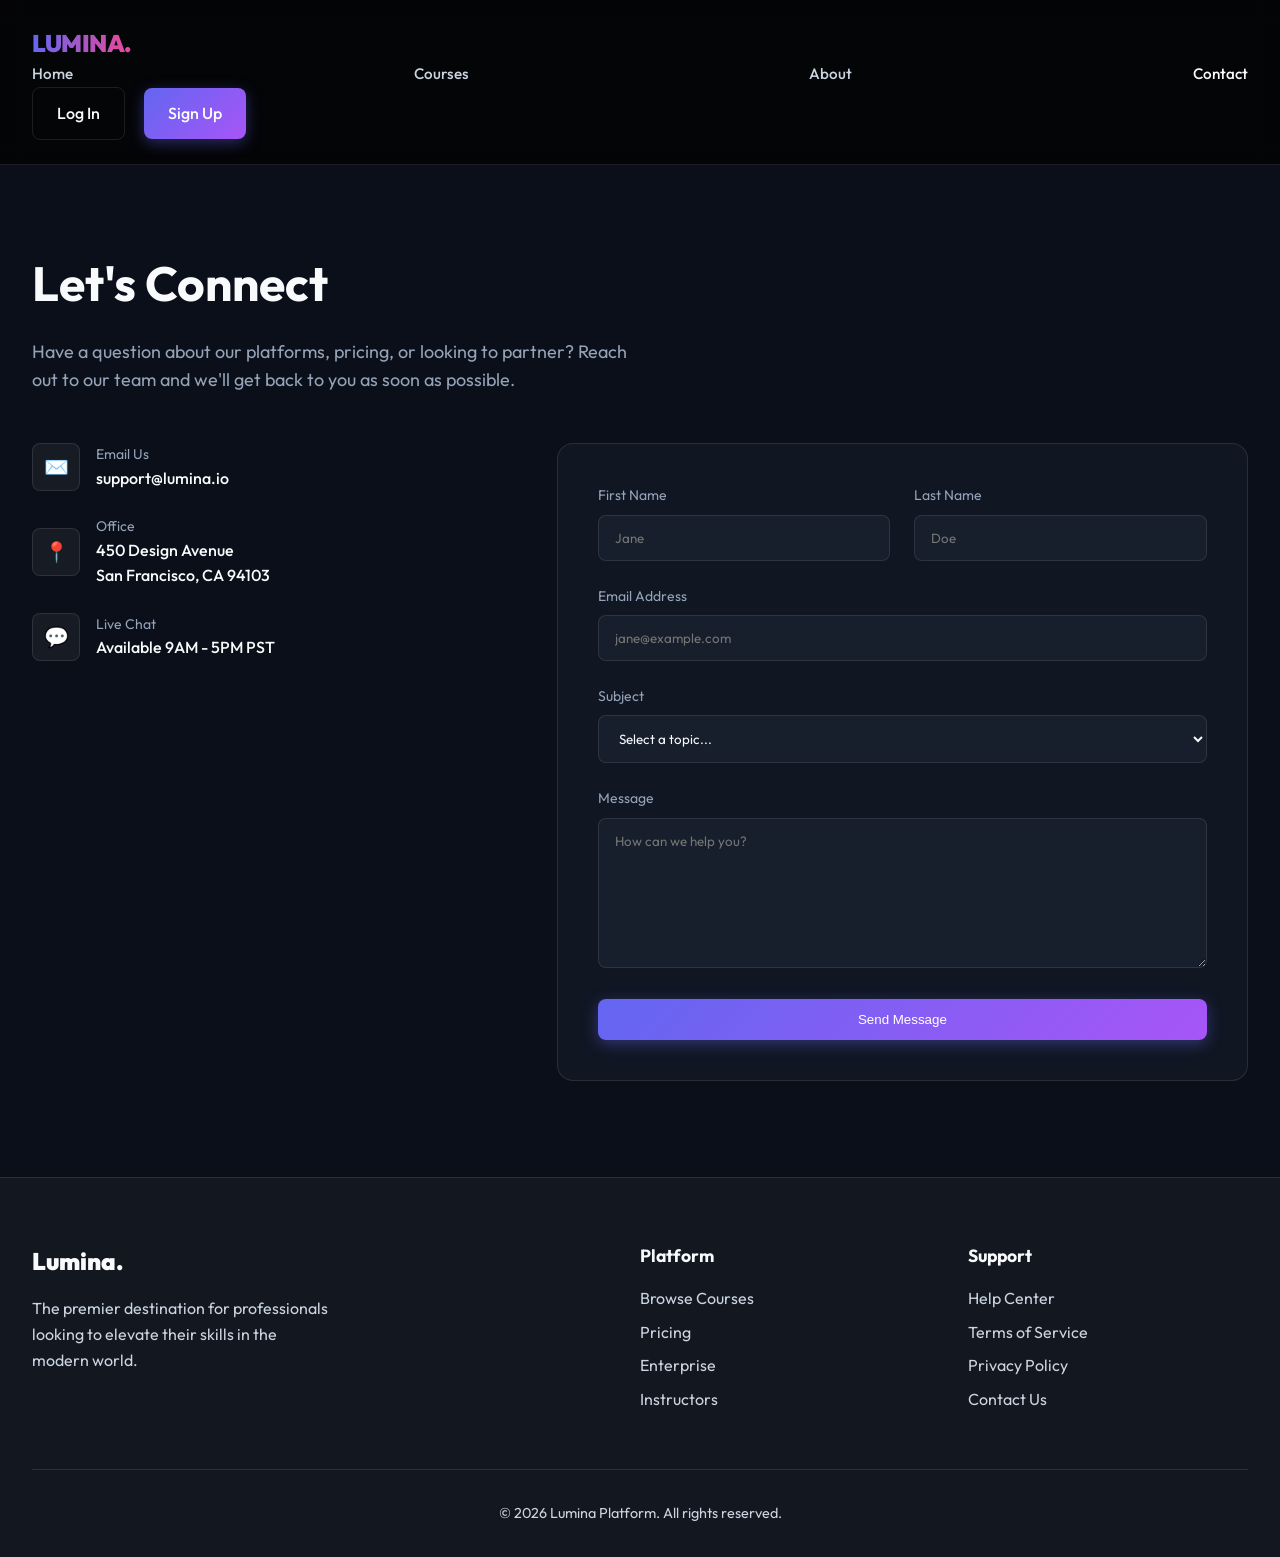
<file: contact.html>
<!DOCTYPE html>
<html lang="en">
<head>
  <meta charset="UTF-8">
  <meta name="viewport" content="width=device-width, initial-scale=1.0">
  <title>Contact Us | Lumina Platform</title>
  <meta name="description" content="Get in touch with the Lumina team.">
  <link rel="stylesheet" href="styles.css">
  <style>
    .contact-grid {
      display: grid;
      grid-template-columns: 1fr 1.5fr;
      gap: 4rem;
      margin-top: 3rem;
    }
    .contact-info h3 {
      font-size: 1.5rem;
      margin-bottom: 1rem;
      color: var(--text);
    }
    .contact-info p {
      color: var(--text-muted);
      margin-bottom: 2rem;
      line-height: 1.6;
    }
    .contact-method {
      display: flex;
      align-items: center;
      gap: 1rem;
      margin-bottom: 1.5rem;
    }
    .contact-icon {
      width: 48px;
      height: 48px;
      border-radius: var(--radius-md);
      background: rgba(255, 255, 255, 0.05);
      border: 1px solid var(--border-color);
      display: flex;
      align-items: center;
      justify-content: center;
      font-size: 1.25rem;
    }
    .form-group {
      margin-bottom: 1.5rem;
    }
    .form-label {
      display: block;
      margin-bottom: 0.5rem;
      font-size: 0.875rem;
      color: var(--text-muted);
    }
    .form-input {
      width: 100%;
      padding: 0.875rem 1rem;
      background: var(--surface-light);
      border: 1px solid var(--border-color);
      border-radius: var(--radius-md);
      color: var(--text);
      font-family: inherit;
      transition: all var(--transition);
    }
    .form-input:focus {
      outline: none;
      border-color: var(--primary);
      box-shadow: 0 0 0 3px rgba(255, 255, 255, 0.1);
    }
    textarea.form-input {
      resize: vertical;
      min-height: 150px;
    }
    
    @media (max-width: 768px) {
      .contact-grid {
        grid-template-columns: 1fr;
      }
    }
  </style>
</head>
<body>

  <!-- Navigation -->
  <header>
    <div class="container nav">
      <a href="index.html" class="logo">Lumina.</a>
      <nav class="nav-links">
        <a href="index.html">Home</a>
        <a href="courses.html">Courses</a>
        <a href="about.html">About</a>
        <a href="contact.html" class="active">Contact</a>
      </nav>
      <div>
        <a href="login.html" class="btn btn-outline" style="margin-right: 1rem;">Log In</a>
        <a href="signup.html" class="btn btn-primary">Sign Up</a>
      </div>
    </div>
  </header>

  <!-- Contact Section -->
  <main class="container animate-fade-in" style="padding-top: 5rem; padding-bottom: 6rem;">
    <h1 style="font-size: 3rem; margin-bottom: 1rem;">Let's Connect</h1>
    <p style="color: var(--text-muted); font-size: 1.125rem; max-width: 600px;">
      Have a question about our platforms, pricing, or looking to partner? Reach out to our team and we'll get back to you as soon as possible.
    </p>

    <div class="contact-grid">
      <!-- Contact Info -->
      <div class="contact-info animate-fade-in delay-1">
        
        <div class="contact-method">
          <div class="contact-icon">✉️</div>
          <div>
            <div style="font-size: 0.875rem; color: var(--text-muted);">Email Us</div>
            <div style="font-weight: 500;">support@lumina.io</div>
          </div>
        </div>

        <div class="contact-method">
          <div class="contact-icon">📍</div>
          <div>
            <div style="font-size: 0.875rem; color: var(--text-muted);">Office</div>
            <div style="font-weight: 500;">450 Design Avenue<br>San Francisco, CA 94103</div>
          </div>
        </div>

        <div class="contact-method">
          <div class="contact-icon">💬</div>
          <div>
            <div style="font-size: 0.875rem; color: var(--text-muted);">Live Chat</div>
            <div style="font-weight: 500;">Available 9AM - 5PM PST</div>
          </div>
        </div>
      </div>

      <!-- Contact Form -->
      <div class="contact-form animate-fade-in delay-2">
        <form style="background: var(--surface); padding: 2.5rem; border-radius: var(--radius-lg); border: 1px solid var(--border-color);">
          <div style="display: grid; grid-template-columns: 1fr 1fr; gap: 1.5rem;">
            <div class="form-group">
              <label class="form-label" for="firstName">First Name</label>
              <input type="text" id="firstName" class="form-input" placeholder="Jane" required>
            </div>
            <div class="form-group">
              <label class="form-label" for="lastName">Last Name</label>
              <input type="text" id="lastName" class="form-input" placeholder="Doe" required>
            </div>
          </div>
          
          <div class="form-group">
            <label class="form-label" for="email">Email Address</label>
            <input type="email" id="email" class="form-input" placeholder="jane@example.com" required>
          </div>

          <div class="form-group">
            <label class="form-label" for="subject">Subject</label>
            <select id="subject" class="form-input" required>
              <option value="" disabled selected>Select a topic...</option>
              <option value="general">General Inquiry</option>
              <option value="support">Technical Support</option>
              <option value="billing">Billing & Pricing</option>
              <option value="partnership">Partnerships</option>
            </select>
          </div>

          <div class="form-group">
            <label class="form-label" for="message">Message</label>
            <textarea id="message" class="form-input" placeholder="How can we help you?" required></textarea>
          </div>

          <button type="submit" class="btn btn-primary" style="width: 100%; justify-content: center;">Send Message</button>
        </form>
      </div>
    </div>
  </main>

  <!-- Footer -->
  <footer>
    <div class="container">
      <div class="footer-grid">
        <div>
          <a href="index.html" class="footer-logo">Lumina.</a>
          <p class="footer-desc">The premier destination for professionals looking to elevate their skills in the modern world.</p>
        </div>
        <div class="footer-links">
          <h4>Platform</h4>
          <ul>
            <li><a href="courses.html">Browse Courses</a></li>
            <li><a href="pricing.html">Pricing</a></li>
            <li><a href="#">Enterprise</a></li>
            <li><a href="#">Instructors</a></li>
          </ul>
        </div>
        <div class="footer-links">
          <h4>Support</h4>
          <ul>
            <li><a href="#">Help Center</a></li>
            <li><a href="#">Terms of Service</a></li>
            <li><a href="#">Privacy Policy</a></li>
            <li><a href="contact.html">Contact Us</a></li>
          </ul>
        </div>
      </div>
      <div class="footer-bottom">
        <p>&copy; 2026 Lumina Platform. All rights reserved.</p>
      </div>
    </div>
  </footer>

  <script src="script.js"></script>
</body>
</html>
</file>
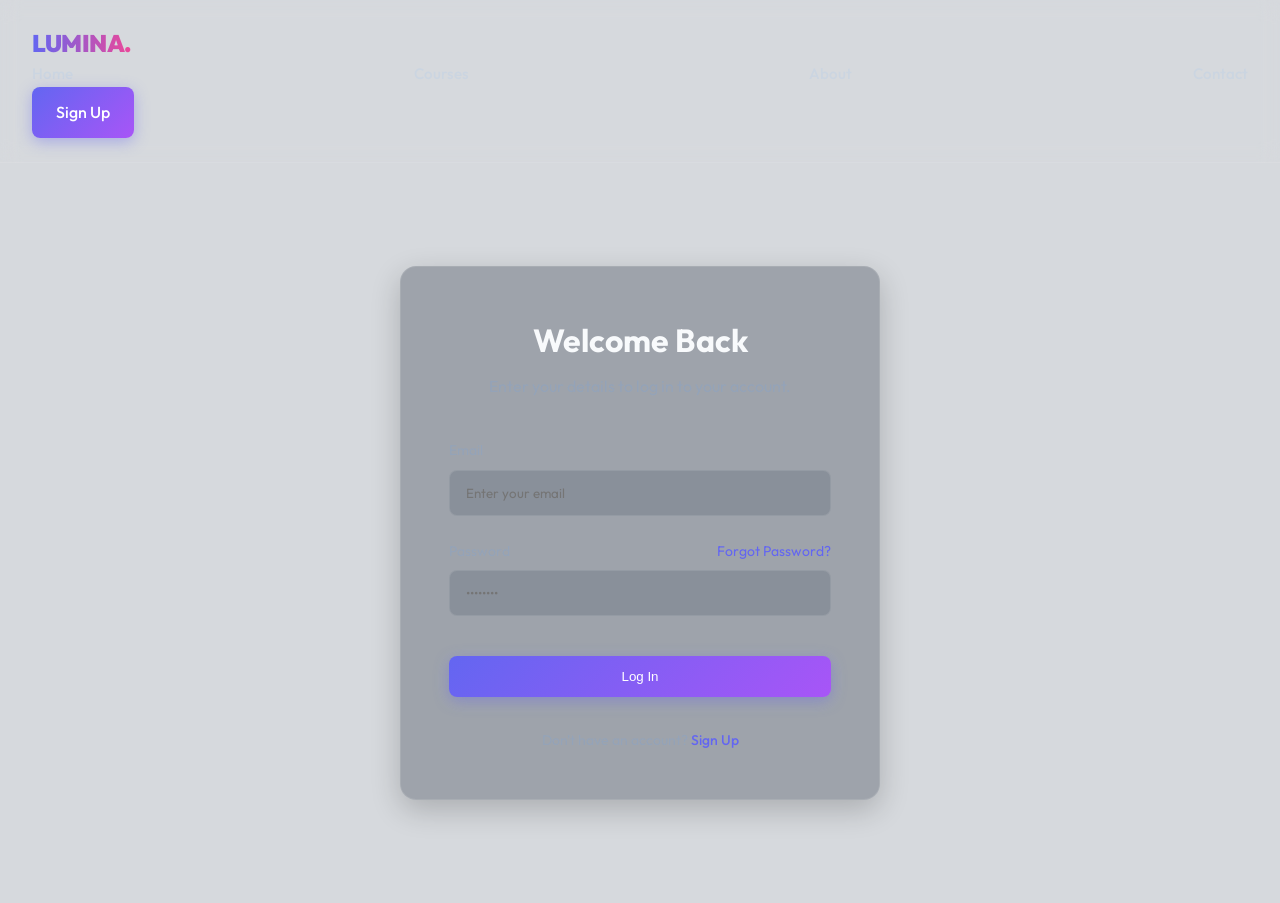
<file: login.html>
<!DOCTYPE html>
<html lang="en">
<head>
  <meta charset="UTF-8">
  <meta name="viewport" content="width=device-width, initial-scale=1.0">
  <title>Log In | Lumina Platform</title>
  <meta name="description" content="Log in to your Lumina account.">
  <link rel="stylesheet" href="styles.css">
  <style>
    body {
      background: var(--surface-light);
    }
    .auth-container {
      min-height: calc(100vh - 160px);
      display: flex;
      align-items: center;
      justify-content: center;
      padding: 4rem 1rem;
    }
    .auth-card {
      background: var(--surface);
      padding: 3rem;
      border-radius: var(--radius-lg);
      border: 1px solid var(--border-color);
      width: 100%;
      max-width: 480px;
      box-shadow: 0 10px 30px rgba(0,0,0,0.2);
    }
    .auth-card h1 {
      font-size: 2rem;
      margin-bottom: 0.5rem;
      text-align: center;
    }
    .auth-card p {
      color: var(--text-muted);
      text-align: center;
      margin-bottom: 2.5rem;
    }
    .form-group {
      margin-bottom: 1.5rem;
    }
    .form-label {
      display: block;
      margin-bottom: 0.5rem;
      font-size: 0.875rem;
      color: var(--text-muted);
    }
    .form-input {
      width: 100%;
      padding: 0.875rem 1rem;
      background: var(--surface-light);
      border: 1px solid var(--border-color);
      border-radius: var(--radius-md);
      color: var(--text);
      font-family: inherit;
      transition: all var(--transition);
    }
    .form-input:focus {
      outline: none;
      border-color: var(--primary);
      box-shadow: 0 0 0 3px rgba(255, 255, 255, 0.1);
    }
  </style>
</head>
<body>

  <!-- Navigation -->
  <header style="background: transparent;">
    <div class="container nav">
      <a href="index.html" class="logo">Lumina.</a>
      <nav class="nav-links">
        <a href="index.html">Home</a>
        <a href="courses.html">Courses</a>
        <a href="about.html">About</a>
        <a href="contact.html">Contact</a>
      </nav>
      <div>
        <a href="signup.html" class="btn btn-primary">Sign Up</a>
      </div>
    </div>
  </header>

  <main class="auth-container animate-fade-in">
    <div class="auth-card">
      <h1>Welcome Back</h1>
      <p>Enter your details to log in to your account.</p>
      
      <form>
        <div class="form-group">
          <label class="form-label" for="email">Email</label>
          <input type="email" id="email" class="form-input" placeholder="Enter your email" required>
        </div>
        <div class="form-group">
          <div style="display: flex; justify-content: space-between; align-items: center; margin-bottom: 0.5rem;">
            <label class="form-label" for="password" style="margin-bottom: 0;">Password</label>
            <a href="#" style="font-size: 0.875rem; color: var(--primary);">Forgot Password?</a>
          </div>
          <input type="password" id="password" class="form-input" placeholder="••••••••" required>
        </div>
        
        <button type="submit" class="btn btn-primary" style="width: 100%; justify-content: center; margin-top: 1rem;">Log In</button>
      </form>
      
      <div style="text-align: center; margin-top: 2rem; color: var(--text-muted); font-size: 0.875rem;">
        Don't have an account? <a href="signup.html" style="color: var(--primary); font-weight: 500;">Sign Up</a>
      </div>
    </div>
  </main>

  <script src="script.js"></script>
</body>
</html>
</file>
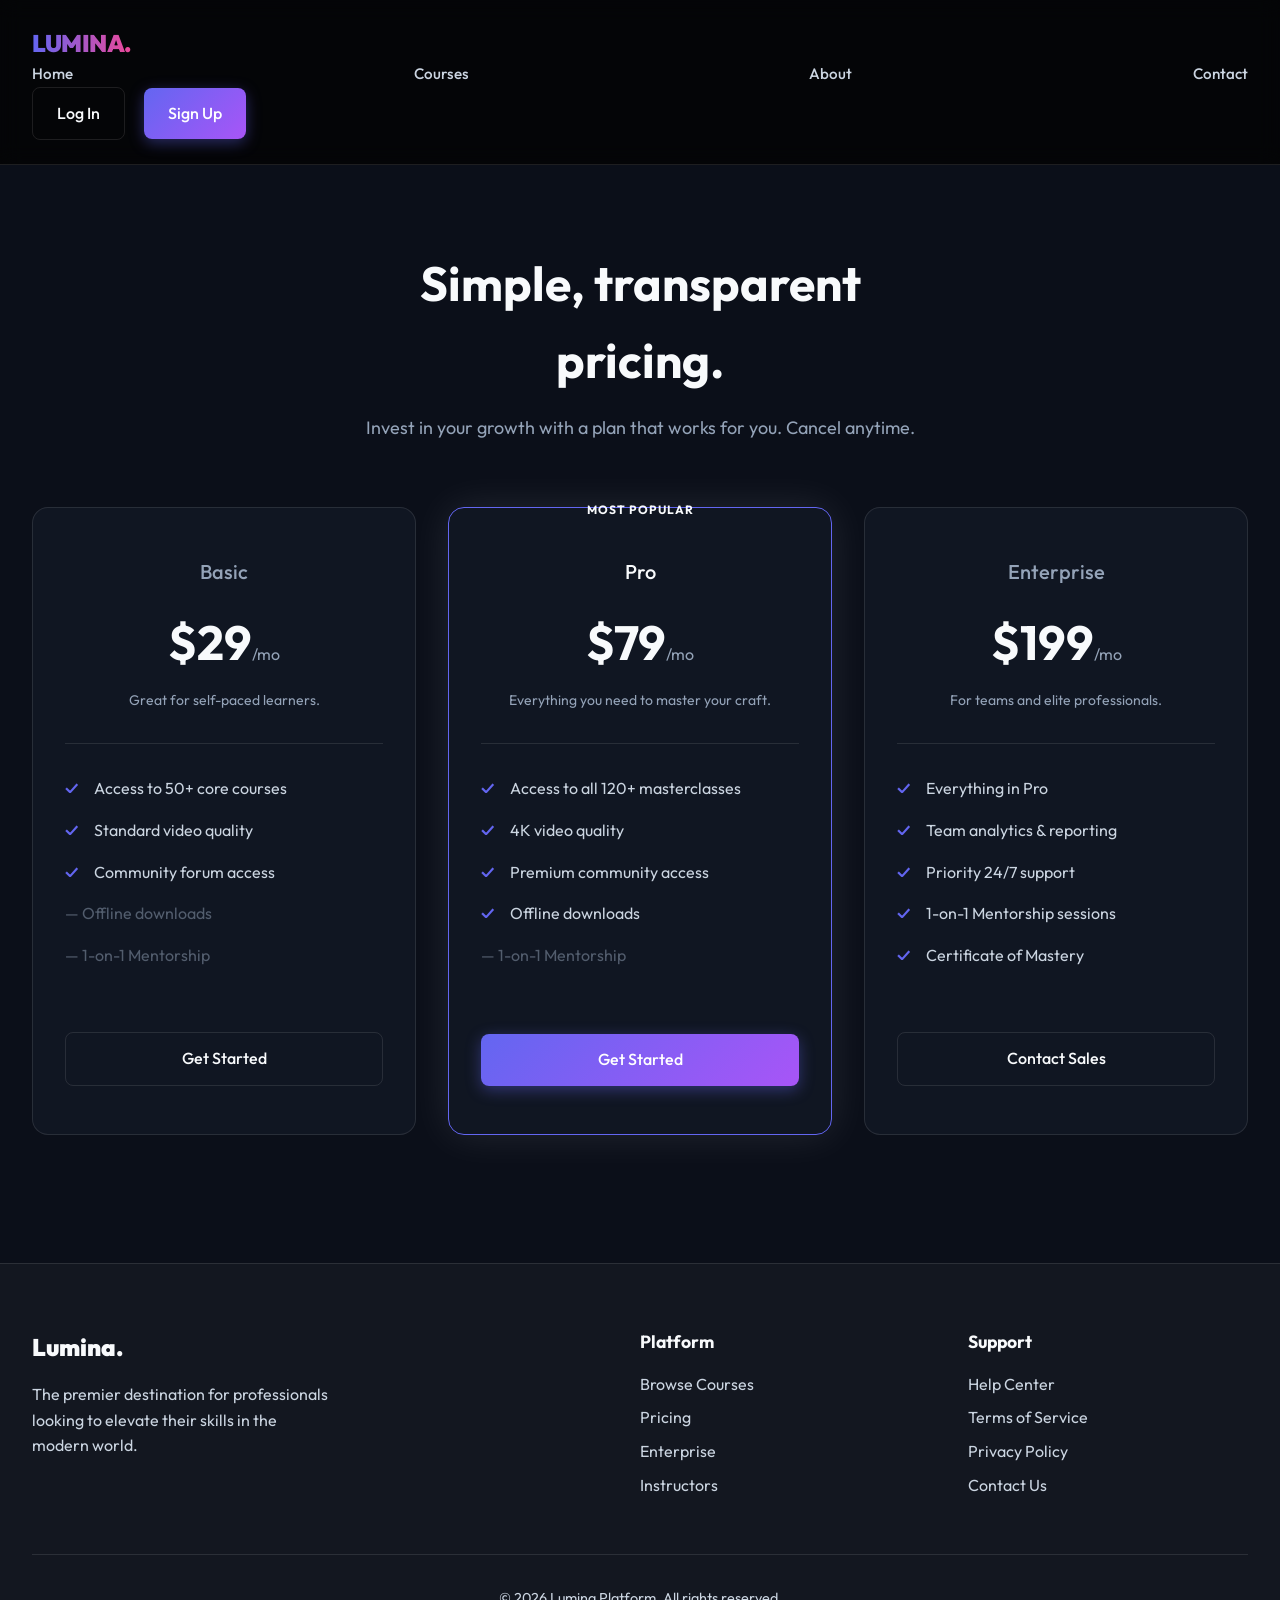
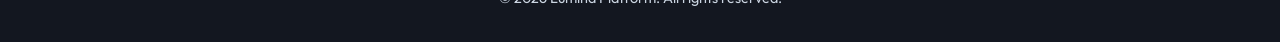
<file: pricing.html>
<!DOCTYPE html>
<html lang="en">
<head>
  <meta charset="UTF-8">
  <meta name="viewport" content="width=device-width, initial-scale=1.0">
  <title>Pricing | Lumina Platform</title>
  <meta name="description" content="Simple, transparent pricing for all professionals.">
  <link rel="stylesheet" href="styles.css">
  <style>
    .pricing-grid {
      display: grid;
      grid-template-columns: repeat(auto-fit, minmax(300px, 1fr));
      gap: 2rem;
      margin-top: 4rem;
    }
    .pricing-card {
      background: var(--surface);
      border: 1px solid var(--border-color);
      border-radius: var(--radius-lg);
      padding: 3rem 2rem;
      display: flex;
      flex-direction: column;
      transition: transform var(--transition);
      position: relative;
    }
    .pricing-card:hover {
      transform: translateY(-5px);
    }
    .pricing-card.popular {
      border-color: var(--primary);
      box-shadow: 0 0 40px rgba(255, 255, 255, 0.1);
    }
    .popular-badge {
      position: absolute;
      top: -12px;
      left: 50%;
      transform: translateX(-50%);
      background: var(--text);
      color: var(--bg);
      padding: 0.25rem 1rem;
      border-radius: 20px;
      font-size: 0.75rem;
      font-weight: 700;
      letter-spacing: 1px;
      text-transform: uppercase;
    }
    .pricing-header {
      text-align: center;
      margin-bottom: 2rem;
      padding-bottom: 2rem;
      border-bottom: 1px solid var(--border-color);
    }
    .plan-name {
      font-size: 1.25rem;
      font-weight: 500;
      color: var(--text-muted);
      margin-bottom: 1rem;
    }
    .plan-price {
      font-size: 3rem;
      font-weight: 700;
      margin-bottom: 0.5rem;
    }
    .plan-price span {
      font-size: 1rem;
      font-weight: 400;
      color: var(--text-muted);
    }
    .plan-features {
      flex: 1;
      list-style: none;
      margin-bottom: 3rem;
    }
    .plan-features li {
      display: flex;
      align-items: center;
      gap: 1rem;
      margin-bottom: 1rem;
      color: var(--text-secondary);
    }
    .feature-check {
      color: var(--primary);
      font-weight: 700;
    }
  </style>
</head>
<body>

  <!-- Navigation -->
  <header>
    <div class="container nav">
      <a href="index.html" class="logo">Lumina.</a>
      <nav class="nav-links">
        <a href="index.html">Home</a>
        <a href="courses.html">Courses</a>
        <a href="about.html">About</a>
        <a href="contact.html">Contact</a>
      </nav>
      <div>
        <a href="login.html" class="btn btn-outline" style="margin-right: 1rem;">Log In</a>
        <a href="signup.html" class="btn btn-primary">Sign Up</a>
      </div>
    </div>
  </header>

  <main class="container animate-fade-in" style="padding-top: 5rem; padding-bottom: 8rem;">
    <div style="text-align: center; max-width: 600px; margin: 0 auto;">
      <h1 style="font-size: 3rem; margin-bottom: 1rem;">Simple, transparent pricing.</h1>
      <p style="color: var(--text-muted); font-size: 1.125rem;">
        Invest in your growth with a plan that works for you. Cancel anytime.
      </p>
    </div>

    <div class="pricing-grid">
      
      <!-- Basic Plan -->
      <div class="pricing-card">
        <div class="pricing-header">
          <div class="plan-name">Basic</div>
          <div class="plan-price">$29<span>/mo</span></div>
          <p style="color: var(--text-muted); font-size: 0.875rem;">Great for self-paced learners.</p>
        </div>
        <ul class="plan-features">
          <li><span class="feature-check">✓</span> Access to 50+ core courses</li>
          <li><span class="feature-check">✓</span> Standard video quality</li>
          <li><span class="feature-check">✓</span> Community forum access</li>
          <li style="color: var(--text-muted); opacity: 0.5;">— Offline downloads</li>
          <li style="color: var(--text-muted); opacity: 0.5;">— 1-on-1 Mentorship</li>
        </ul>
        <a href="signup.html" class="btn btn-outline" style="width: 100%; justify-content: center;">Get Started</a>
      </div>

      <!-- Pro Plan -->
      <div class="pricing-card popular">
        <div class="popular-badge">Most Popular</div>
        <div class="pricing-header">
          <div class="plan-name" style="color: var(--text);">Pro</div>
          <div class="plan-price">$79<span>/mo</span></div>
          <p style="color: var(--text-muted); font-size: 0.875rem;">Everything you need to master your craft.</p>
        </div>
        <ul class="plan-features">
          <li><span class="feature-check">✓</span> Access to all 120+ masterclasses</li>
          <li><span class="feature-check">✓</span> 4K video quality</li>
          <li><span class="feature-check">✓</span> Premium community access</li>
          <li><span class="feature-check">✓</span> Offline downloads</li>
          <li style="color: var(--text-muted); opacity: 0.5;">— 1-on-1 Mentorship</li>
        </ul>
        <a href="signup.html" class="btn btn-primary" style="width: 100%; justify-content: center;">Get Started</a>
      </div>

      <!-- Enterprise Plan -->
      <div class="pricing-card">
        <div class="pricing-header">
          <div class="plan-name">Enterprise</div>
          <div class="plan-price">$199<span>/mo</span></div>
          <p style="color: var(--text-muted); font-size: 0.875rem;">For teams and elite professionals.</p>
        </div>
        <ul class="plan-features">
          <li><span class="feature-check">✓</span> Everything in Pro</li>
          <li><span class="feature-check">✓</span> Team analytics & reporting</li>
          <li><span class="feature-check">✓</span> Priority 24/7 support</li>
          <li><span class="feature-check">✓</span> 1-on-1 Mentorship sessions</li>
          <li><span class="feature-check">✓</span> Certificate of Mastery</li>
        </ul>
        <a href="contact.html" class="btn btn-outline" style="width: 100%; justify-content: center;">Contact Sales</a>
      </div>

    </div>
  </main>

  <!-- Footer -->
  <footer>
    <div class="container">
      <div class="footer-grid">
        <div>
          <a href="index.html" class="footer-logo">Lumina.</a>
          <p class="footer-desc">The premier destination for professionals looking to elevate their skills in the modern world.</p>
        </div>
        <div class="footer-links">
          <h4>Platform</h4>
          <ul>
            <li><a href="courses.html">Browse Courses</a></li>
            <li><a href="pricing.html">Pricing</a></li>
            <li><a href="#">Enterprise</a></li>
            <li><a href="#">Instructors</a></li>
          </ul>
        </div>
        <div class="footer-links">
          <h4>Support</h4>
          <ul>
            <li><a href="#">Help Center</a></li>
            <li><a href="#">Terms of Service</a></li>
            <li><a href="#">Privacy Policy</a></li>
            <li><a href="contact.html">Contact Us</a></li>
          </ul>
        </div>
      </div>
      <div class="footer-bottom">
        <p>&copy; 2026 Lumina Platform. All rights reserved.</p>
      </div>
    </div>
  </footer>

  <script src="script.js"></script>
</body>
</html>
</file>
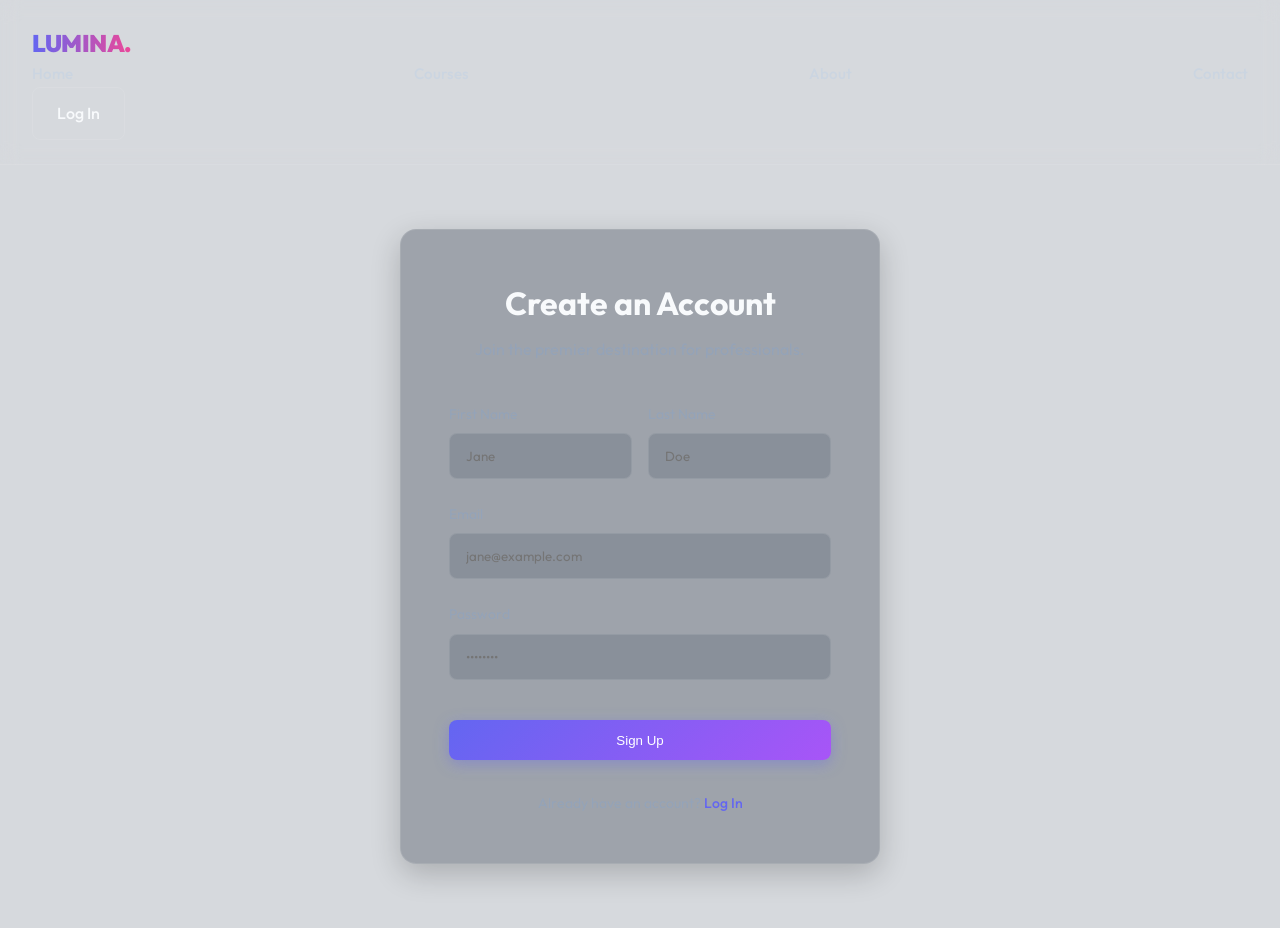
<file: signup.html>
<!DOCTYPE html>
<html lang="en">
<head>
  <meta charset="UTF-8">
  <meta name="viewport" content="width=device-width, initial-scale=1.0">
  <title>Sign Up | Lumina Platform</title>
  <meta name="description" content="Create a Lumina account.">
  <link rel="stylesheet" href="styles.css">
  <style>
    body {
      background: var(--surface-light);
    }
    .auth-container {
      min-height: calc(100vh - 160px);
      display: flex;
      align-items: center;
      justify-content: center;
      padding: 4rem 1rem;
    }
    .auth-card {
      background: var(--surface);
      padding: 3rem;
      border-radius: var(--radius-lg);
      border: 1px solid var(--border-color);
      width: 100%;
      max-width: 480px;
      box-shadow: 0 10px 30px rgba(0,0,0,0.2);
    }
    .auth-card h1 {
      font-size: 2rem;
      margin-bottom: 0.5rem;
      text-align: center;
    }
    .auth-card p {
      color: var(--text-muted);
      text-align: center;
      margin-bottom: 2.5rem;
    }
    .form-group {
      margin-bottom: 1.5rem;
    }
    .form-label {
      display: block;
      margin-bottom: 0.5rem;
      font-size: 0.875rem;
      color: var(--text-muted);
    }
    .form-input {
      width: 100%;
      padding: 0.875rem 1rem;
      background: var(--surface-light);
      border: 1px solid var(--border-color);
      border-radius: var(--radius-md);
      color: var(--text);
      font-family: inherit;
      transition: all var(--transition);
    }
    .form-input:focus {
      outline: none;
      border-color: var(--primary);
      box-shadow: 0 0 0 3px rgba(255, 255, 255, 0.1);
    }
  </style>
</head>
<body>

  <!-- Navigation -->
  <header style="background: transparent;">
    <div class="container nav">
      <a href="index.html" class="logo">Lumina.</a>
      <nav class="nav-links">
        <a href="index.html">Home</a>
        <a href="courses.html">Courses</a>
        <a href="about.html">About</a>
        <a href="contact.html">Contact</a>
      </nav>
      <div>
        <a href="login.html" class="btn btn-outline" style="margin-right: 1rem;">Log In</a>
      </div>
    </div>
  </header>

  <main class="auth-container animate-fade-in">
    <div class="auth-card">
      <h1>Create an Account</h1>
      <p>Join the premier destination for professionals.</p>
      
      <form>
        <div style="display: grid; grid-template-columns: 1fr 1fr; gap: 1rem;">
          <div class="form-group">
            <label class="form-label" for="firstName">First Name</label>
            <input type="text" id="firstName" class="form-input" placeholder="Jane" required>
          </div>
          <div class="form-group">
            <label class="form-label" for="lastName">Last Name</label>
            <input type="text" id="lastName" class="form-input" placeholder="Doe" required>
          </div>
        </div>
        
        <div class="form-group">
          <label class="form-label" for="email">Email</label>
          <input type="email" id="email" class="form-input" placeholder="jane@example.com" required>
        </div>
        
        <div class="form-group">
          <label class="form-label" for="password">Password</label>
          <input type="password" id="password" class="form-input" placeholder="••••••••" required>
        </div>
        
        <button type="submit" class="btn btn-primary" style="width: 100%; justify-content: center; margin-top: 1rem;">Sign Up</button>
      </form>
      
      <div style="text-align: center; margin-top: 2rem; color: var(--text-muted); font-size: 0.875rem;">
        Already have an account? <a href="login.html" style="color: var(--primary); font-weight: 500;">Log In</a>
      </div>
    </div>
  </main>

  <script src="script.js"></script>
</body>
</html>
</file>
<file: styles.css>
@import url('https://fonts.googleapis.com/css2?family=Outfit:wght@300;400;500;700;900&display=swap');

:root {
  --bg-color: #0b0f19;
  --text-primary: #f8fafc;
  --text-secondary: #cbd5e1;
  --text-muted: #94a3b8;
  --border-color: rgba(255, 255, 255, 0.1);
  --card-bg: rgba(255, 255, 255, 0.03);
  --card-hover-bg: rgba(255, 255, 255, 0.06);
  --accent-color: #6366f1;
  --accent-hover: #4f46e5;
  --primary: #6366f1;
  --surface: rgba(30, 41, 59, 0.3);
  --surface-light: rgba(51, 65, 85, 0.2);
  --radius-md: 8px;
  --radius-lg: 16px;
  --font-main: 'Outfit', sans-serif;
  --transition: all 0.3s ease;
}

* {
  margin: 0;
  padding: 0;
  box-sizing: border-box;
}

body {
  font-family: var(--font-main);
  background-color: var(--bg-color);
  color: var(--text-primary);
  line-height: 1.6;
  overflow-x: hidden;
}

a {
  text-decoration: none;
  color: inherit;
  transition: var(--transition);
}

ul {
  list-style: none;
}

img {
  max-width: 100%;
  display: block;
}

.container {
  max-width: 1280px;
  margin: 0 auto;
  padding: 0 2rem;
}

/* Animations */
@keyframes fadeIn {
  from { opacity: 0; transform: translateY(20px); }
  to { opacity: 1; transform: translateY(0); }
}

.animate-fade-in {
  animation: fadeIn 0.8s ease forwards;
  opacity: 0;
}

.delay-1 { animation-delay: 0.2s; }
.delay-2 { animation-delay: 0.4s; }
.delay-3 { animation-delay: 0.6s; }

/* Navigation */
header {
  border-bottom: 1px solid var(--border-color);
  padding: 1.5rem 0;
  position: sticky;
  top: 0;
  background-color: rgba(3, 3, 3, 0.8);
  backdrop-filter: blur(10px);
  z-index: 100;
}

nav {
  display: flex;
  justify-content: space-between;
  align-items: center;
}

.logo {
  font-size: 1.5rem;
  font-weight: 900;
  letter-spacing: -0.5px;
  text-transform: uppercase;
  background: linear-gradient(to right, #6366f1, #ec4899);
  -webkit-background-clip: text;
  background-clip: text;
  -webkit-text-fill-color: transparent;
}

.nav-links {
  display: flex;
  gap: 2rem;
}

.nav-links a {
  font-weight: 500;
  font-size: 0.95rem;
  color: var(--text-secondary);
}

.nav-links a:hover,
.nav-links a.active {
  color: var(--text-primary);
}

.btn {
  display: inline-flex;
  align-items: center;
  justify-content: center;
  padding: 0.8rem 1.5rem;
  border-radius: 8px;
  font-weight: 500;
  cursor: pointer;
  transition: var(--transition);
  text-align: center;
}

.btn-primary {
  background: linear-gradient(135deg, #6366f1, #a855f7);
  color: #ffffff;
  border: none;
  box-shadow: 0 4px 15px rgba(99, 102, 241, 0.4);
}

.btn-primary:hover {
  transform: translateY(-2px);
  box-shadow: 0 8px 25px rgba(168, 85, 247, 0.5);
  color: #ffffff;
}

.btn-outline {
  background-color: transparent;
  color: var(--text-primary);
  border: 1px solid var(--border-color);
}

.btn-outline:hover {
  border-color: var(--text-primary);
}

/* Hero Section */
.hero {
  padding: 6rem 0;
  text-align: center;
  position: relative;
  overflow: hidden;
}

.hero h1 {
  font-size: 4.5rem;
  font-weight: 900;
  line-height: 1.1;
  margin-bottom: 1.5rem;
  letter-spacing: -2px;
}

.hero p {
  font-size: 1.25rem;
  color: var(--text-secondary);
  max-width: 600px;
  margin: 0 auto 3rem auto;
}

.hero-buttons {
  display: flex;
  gap: 1rem;
  justify-content: center;
}

.hero-image {
  margin-top: 4rem;
  border-radius: 12px;
  overflow: hidden;
  border: 1px solid var(--border-color);
  aspect-ratio: 16/9;
  position: relative;
}

.hero-image img {
  width: 100%;
  height: 100%;
  object-fit: cover;
  transition: transform 0.5s ease;
  box-shadow: 0 20px 50px rgba(0,0,0,0.5);
}

.hero-image:hover img {
  transform: scale(1.05);
}

/* Features */
.features {
  padding: 5rem 0;
  border-top: 1px solid var(--border-color);
}

.features-grid {
  display: grid;
  grid-template-columns: repeat(auto-fit, minmax(300px, 1fr));
  gap: 2rem;
}

.feature-card {
  padding: 2rem;
  background-color: var(--card-bg);
  border: 1px solid var(--border-color);
  border-radius: 8px;
  transition: var(--transition);
}

.feature-card:hover {
  transform: translateY(-5px);
  background-color: var(--card-hover-bg);
  border-color: #444;
}

.feature-icon {
  font-size: 2rem;
  margin-bottom: 1rem;
}

.feature-card h3 {
  font-size: 1.25rem;
  margin-bottom: 0.5rem;
}

.feature-card p {
  color: var(--text-secondary);
  font-size: 0.95rem;
}

/* Section Headers */
.section-header {
  display: flex;
  justify-content: space-between;
  align-items: flex-end;
  margin-bottom: 3rem;
}

.section-title {
  font-size: 2.5rem;
  font-weight: 700;
  letter-spacing: -1px;
}

/* Course Grid */
.courses-section {
  padding: 5rem 0;
  border-top: 1px solid var(--border-color);
}

.course-grid {
  display: grid;
  grid-template-columns: repeat(auto-fill, minmax(350px, 1fr));
  gap: 2rem;
}

.course-card {
  background-color: var(--card-bg);
  border: 1px solid var(--border-color);
  border-radius: 8px;
  overflow: hidden;
  transition: var(--transition);
  display: flex;
  flex-direction: column;
}

.course-card:hover {
  transform: translateY(-5px);
  border-color: #555;
}

.course-image {
  height: 220px;
  overflow: hidden;
  position: relative;
}

.course-image img {
  width: 100%;
  height: 100%;
  object-fit: cover;
  transition: transform 0.5s ease;
}

.course-card:hover .course-image img {
  transform: scale(1.05);
}

.course-badge {
  position: absolute;
  top: 1rem;
  right: 1rem;
  background-color: var(--bg-color);
  color: var(--text-primary);
  padding: 0.3rem 0.8rem;
  border-radius: 20px;
  font-size: 0.8rem;
  font-weight: 700;
  border: 1px solid var(--border-color);
}

.course-content {
  padding: 1.5rem;
  flex: 1;
  display: flex;
  flex-direction: column;
}

.course-meta {
  display: flex;
  justify-content: space-between;
  color: var(--text-secondary);
  font-size: 0.85rem;
  margin-bottom: 0.8rem;
}

.course-title {
  font-size: 1.25rem;
  font-weight: 600;
  margin-bottom: 0.5rem;
  line-height: 1.4;
}

.course-desc {
  color: var(--text-secondary);
  font-size: 0.95rem;
  margin-bottom: 1.5rem;
  flex: 1;
}

.course-footer {
  display: flex;
  justify-content: space-between;
  align-items: center;
  border-top: 1px solid var(--border-color);
  padding-top: 1rem;
}

.course-price {
  font-weight: 700;
  font-size: 1.1rem;
}

/* Footer */
footer {
  border-top: 1px solid var(--border-color);
  padding: 4rem 0 2rem 0;
  background-color: var(--card-bg);
}

.footer-grid {
  display: grid;
  grid-template-columns: 2fr 1fr 1fr;
  gap: 3rem;
  margin-bottom: 3rem;
}

.footer-logo {
  font-size: 1.5rem;
  font-weight: 900;
  margin-bottom: 1rem;
  display: block;
}

.footer-desc {
  color: var(--text-secondary);
  max-width: 300px;
}

.footer-links h4 {
  margin-bottom: 1rem;
  font-size: 1.1rem;
}

.footer-links ul li {
  margin-bottom: 0.5rem;
}

.footer-links ul li a {
  color: var(--text-secondary);
}

.footer-links ul li a:hover {
  color: var(--text-primary);
}

.footer-bottom {
  text-align: center;
  padding-top: 2rem;
  border-top: 1px solid var(--border-color);
  color: var(--text-secondary);
  font-size: 0.9rem;
}

/* Search and Filters (Courses Page) */
.search-bar {
  display: flex;
  gap: 1rem;
  margin-bottom: 2rem;
}

.search-input {
  flex: 1;
  padding: 1rem 1.5rem;
  background-color: var(--card-bg);
  border: 1px solid var(--border-color);
  border-radius: 4px;
  color: var(--text-primary);
  font-family: inherit;
  font-size: 1rem;
  transition: var(--transition);
}

.search-input:focus {
  outline: none;
  border-color: var(--text-primary);
}

.filter-tags {
  display: flex;
  gap: 0.5rem;
  flex-wrap: wrap;
  margin-bottom: 3rem;
}

.filter-tag {
  padding: 0.5rem 1rem;
  border: 1px solid var(--border-color);
  border-radius: 20px;
  cursor: pointer;
  font-size: 0.9rem;
  transition: var(--transition);
}

.filter-tag:hover,
.filter-tag.active {
  background-color: var(--text-primary);
  color: var(--bg-color);
}

/* Course Detail Page */
.course-header {
  padding: 4rem 0;
  border-bottom: 1px solid var(--border-color);
}

.course-header-content {
  display: grid;
  grid-template-columns: 1fr 1fr;
  gap: 4rem;
  align-items: center;
}

.video-container {
  aspect-ratio: 16/9;
  background-color: var(--card-bg);
  border: 1px solid var(--border-color);
  border-radius: 8px;
  position: relative;
  display: flex;
  justify-content: center;
  align-items: center;
  overflow: hidden;
}

.video-container img {
  width: 100%;
  height: 100%;
  object-fit: cover;
  filter: grayscale(100%) opacity(0.5);
  position: absolute;
  top: 0;
  left: 0;
  z-index: 1;
}

.play-button {
  width: 80px;
  height: 80px;
  background-color: rgba(255, 255, 255, 0.1);
  backdrop-filter: blur(5px);
  border: 2px solid var(--text-primary);
  border-radius: 50%;
  display: flex;
  justify-content: center;
  align-items: center;
  z-index: 2;
  cursor: pointer;
  transition: var(--transition);
}

.play-button:hover {
  transform: scale(1.1);
  background-color: var(--text-primary);
  color: var(--bg-color);
}

.play-button svg {
  width: 30px;
  height: 30px;
  margin-left: 5px;
  fill: currentColor;
}

.course-info h1 {
  font-size: 3rem;
  line-height: 1.2;
  margin-bottom: 1rem;
  letter-spacing: -1px;
}

.course-info .meta {
  color: var(--text-secondary);
  display: flex;
  gap: 1.5rem;
  margin-bottom: 2rem;
  font-size: 0.95rem;
}

.course-info .price {
  font-size: 2rem;
  font-weight: 700;
  margin-bottom: 2rem;
}

/* Accordion Curriculum */
.curriculum-section {
  padding: 5rem 0;
  max-width: 800px;
  margin: 0 auto;
}

.accordion {
  margin-top: 2rem;
}

.accordion-item {
  border: 1px solid var(--border-color);
  margin-bottom: 1rem;
  border-radius: 4px;
  overflow: hidden;
}

.accordion-header {
  padding: 1.5rem;
  background-color: var(--card-bg);
  cursor: pointer;
  display: flex;
  justify-content: space-between;
  align-items: center;
  font-weight: 600;
  font-size: 1.1rem;
  transition: var(--transition);
}

.accordion-header:hover {
  background-color: var(--card-hover-bg);
}

.accordion-content {
  padding: 0;
  max-height: 0;
  overflow: hidden;
  transition: max-height 0.3s ease-out, padding 0.3s ease;
  background-color: var(--bg-color);
}

.accordion-item.active .accordion-content {
  padding: 1.5rem;
  border-top: 1px solid var(--border-color);
}

.lesson-list li {
  padding: 1rem 0;
  border-bottom: 1px dashed var(--border-color);
  display: flex;
  justify-content: space-between;
  color: var(--text-secondary);
}

.lesson-list li:last-child {
  border-bottom: none;
  padding-bottom: 0;
}

.lesson-list li:hover {
  color: var(--text-primary);
  cursor: pointer;
}

/* Responsive */
@media (max-width: 768px) {
  .hero h1 { font-size: 3rem; }
  .course-header-content { grid-template-columns: 1fr; gap: 2rem; }
  .footer-grid { grid-template-columns: 1fr; gap: 2rem; }
  .nav-links { display: none; } /* Simplified for demo, would add hamburger */
}
</file>
